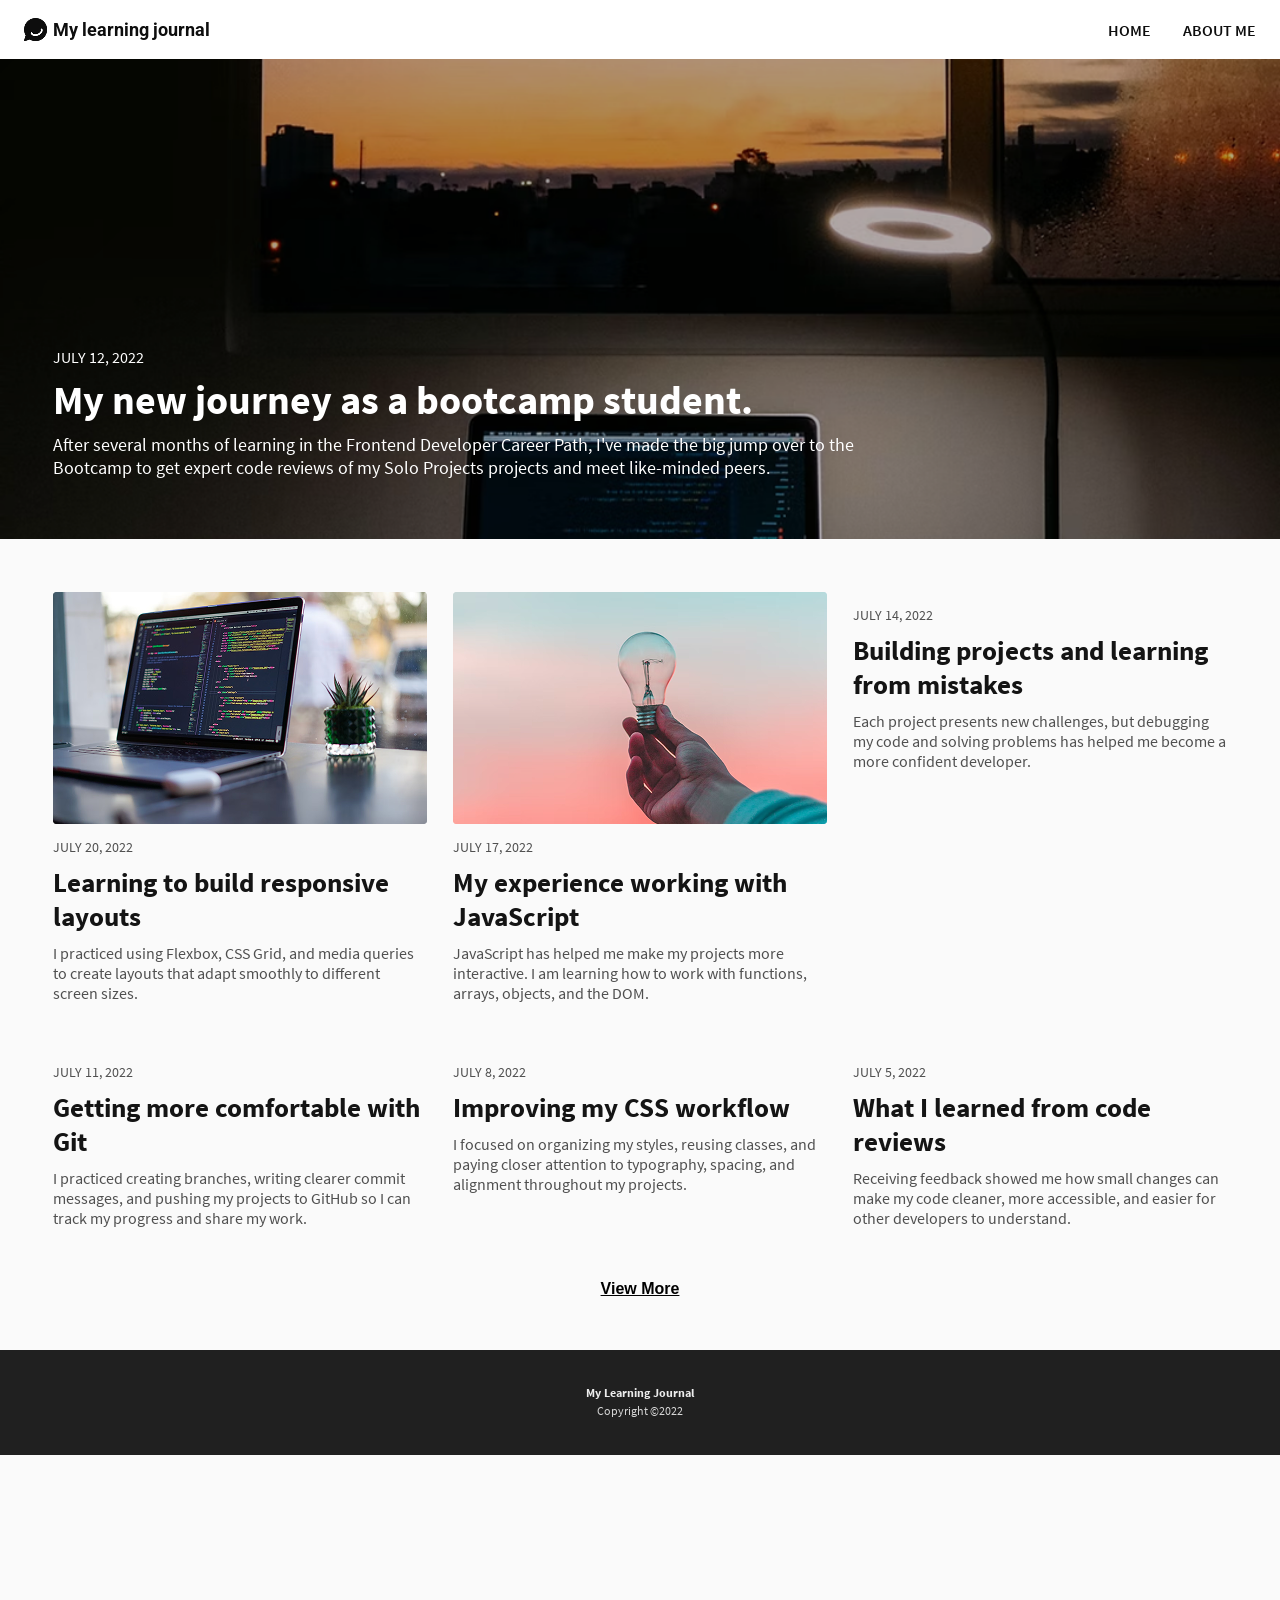
<file: index.html>
<html>
    <head>
        <title>My Learning Journal</title>
        <meta name="viewport" content="width=device-width, initial-scale=1.0">
        <link rel="preconnect" href="https://fonts.googleapis.com">
        <link rel="preconnect" href="https://fonts.gstatic.com" crossorigin>
        <link href="https://fonts.googleapis.com/css2?family=Roboto:ital,wght@0,100..900;1,100..900&display=swap" rel="stylesheet">
        <script src="index.js" type="module" defer></script> 
        <link rel="stylesheet" href="css/style.css">
    </head>
    <body class="home">
        <header>
            <nav class="navbar">
                <div class="nav-logo">
                    <img src="./images/nav-logo-img.png">
                    <a href="index.html"><h1>My learning journal</h1></a>
                </div>
                <ul class="nav-links">
                    <li><a href="index.html">Home</a></li>
                    <li><a href="about-me.html">About Me</a></li>
                </ul>
            </nav>
        </header>

        <main>
            <section>
                <section class="hero">
                    <a href="hero-article.html">
                        <article class="hero-post">
                            <time datetime="2022-07-23">July 12, 2022</time>
                            <h2>My new journey as a bootcamp student.</h2>
                            <p>After several months of learning in the Frontend Developer Career Path, I've made the big jump over to the Bootcamp to get expert code reviews of my Solo Projects projects and meet like-minded peers.</p>
                        </article>
                    </a>
                </section>

                <section class="article-listings-section">
                    <ul class="article-listings home">
                    </ul>
                    <button type="button" class="view-more-btn">View More</button>
                </section>
            </section>
        </main>

        <footer>
            <p class="footer-page-title">My Learning Journal</p>
            <p class="copyright-text">Copyright ©2022</p>
        </footer>
    </body>
</html>
</file>
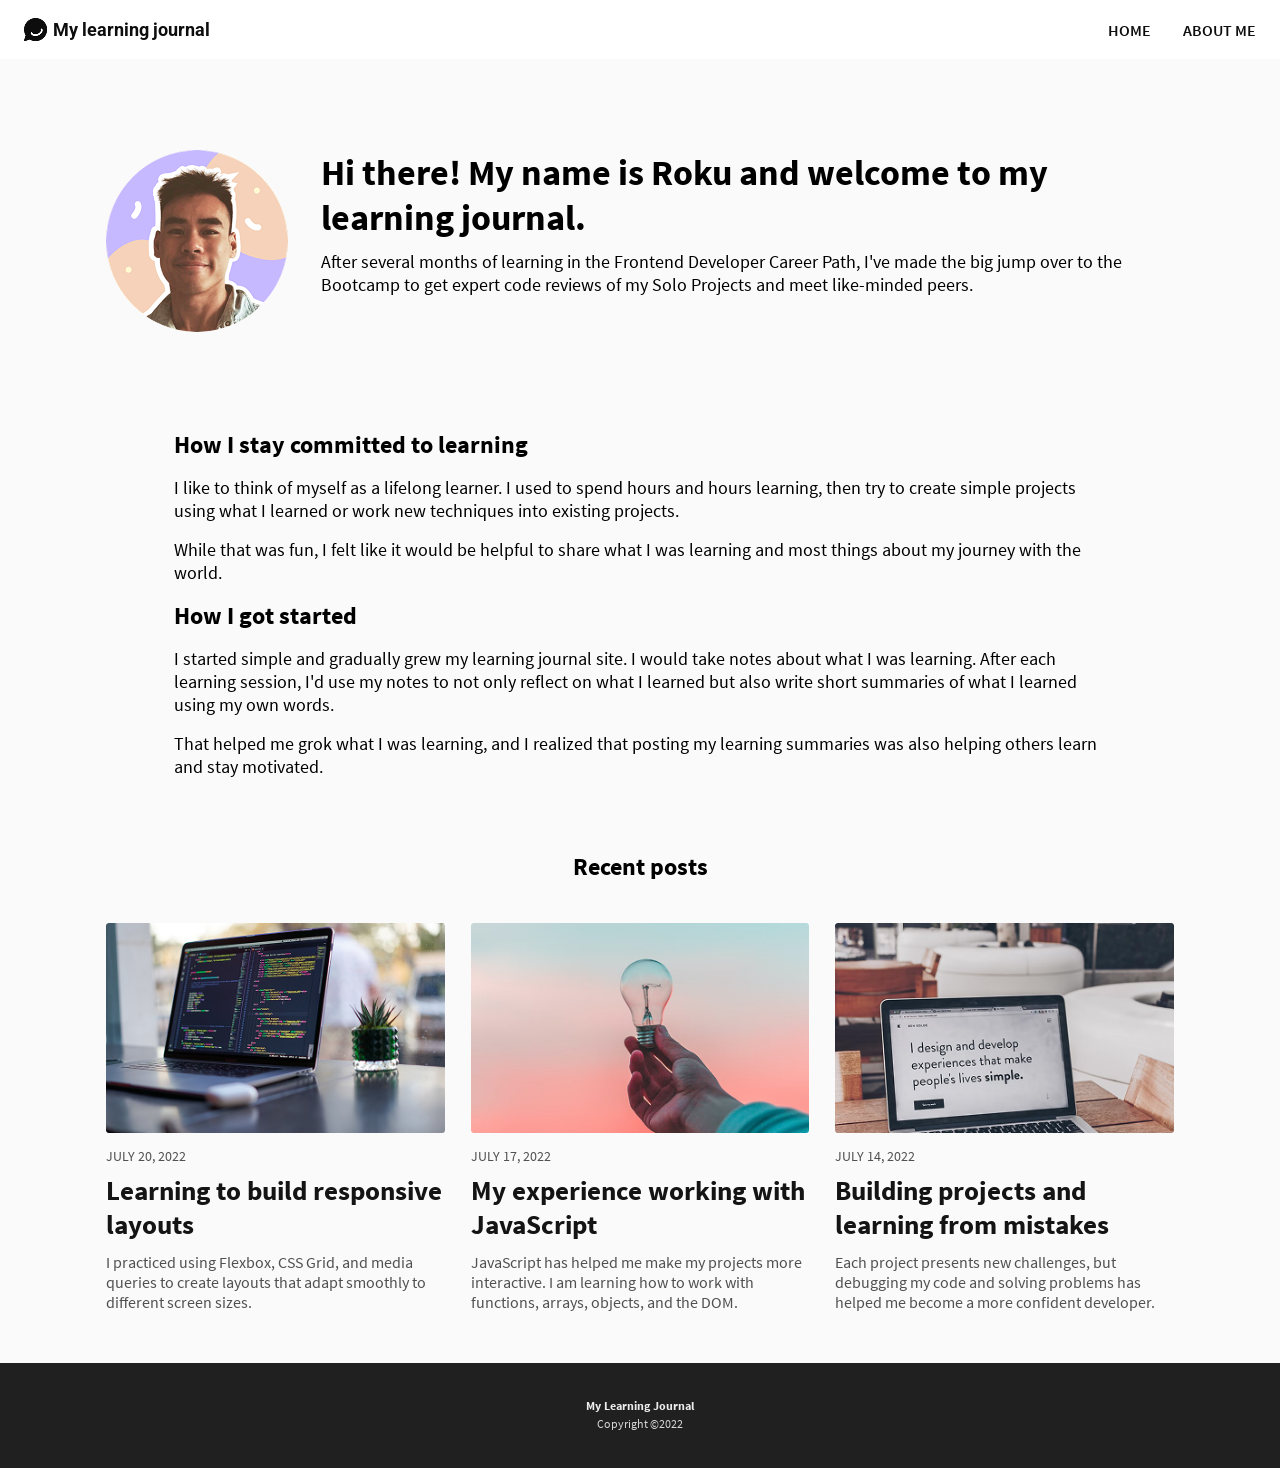
<file: about-me.html>
<html>
    <head>
        <title>My Learning Journal</title>
        <meta name="viewport" content="width=device-width, initial-scale=1.0">
        <link rel="preconnect" href="https://fonts.googleapis.com">
        <link rel="preconnect" href="https://fonts.gstatic.com" crossorigin>
        <link href="https://fonts.googleapis.com/css2?family=Roboto:ital,wght@0,100..900;1,100..900&display=swap" rel="stylesheet">
        <script src="index.js" type="module" defer></script> 
        <link rel="stylesheet" href="css/style.css">
    </head>
    <body class="about-me-page">
        <header>
            <nav class="navbar">
                <div class="nav-logo">
                    <img src="./images/nav-logo-img.png">
                    <a href="index.html"><h1>My learning journal</h1></a>
                </div>
                <ul class="nav-links">
                    <li><a href="index.html">Home</a></li>
                    <li><a href="about-me.html">About Me</a></li>
                </ul>
            </nav>
        </header>

        <main>
            <article class="about-me-article main-article">

                <section class="about-me-article-header-grid">
                    <img class="bio-pic" src="./images/bio-pic.png">
                    <div class="about-me-article-heading">
                        <h2>Hi there! My name is Roku and welcome to my learning journal.</h2>
                        <p class="about-me-sub">After several months of learning in the Frontend Developer Career Path, I've made the big jump over to the Bootcamp to get expert code reviews of my Solo Projects and meet like-minded peers.</p>
                    </div>
                </section>
                
                <div class="article-body">
                    <section>
                        <h3>How I stay committed to learning</h3>
                        <p>I like to think of myself as a lifelong learner. I used to spend hours and hours learning, then try to create simple projects using what I learned or work new techniques into existing projects.</p>
                        <p>While that was fun, I felt like it would be helpful to share what I was learning and most things about my journey with the world.</p>
                    </section> 
                    <section>
                        <h3>How I got started</h3>
                        <p>I started simple and gradually grew my learning journal site. I would take notes about what I was learning. After each learning session, I'd use my notes to not only reflect on what I learned but also write short summaries of what I learned using my own words.</p>
                        <p>That helped me grok what I was learning, and I realized that posting my learning summaries was also helping others learn and stay motivated.</p>
                    </section>
                </div>
            </article>

            <section class="article-listings-section">
                <h2 class="recent-posts-header">Recent posts</h2>
                <ul class="article-listings alt">
                </ul>
            </section>
        </main>

        <footer>
            <p class="footer-page-title">My Learning Journal</p>
            <p class="copyright-text">Copyright ©2022</p>
        </footer>
    </body>
</html>
</file>
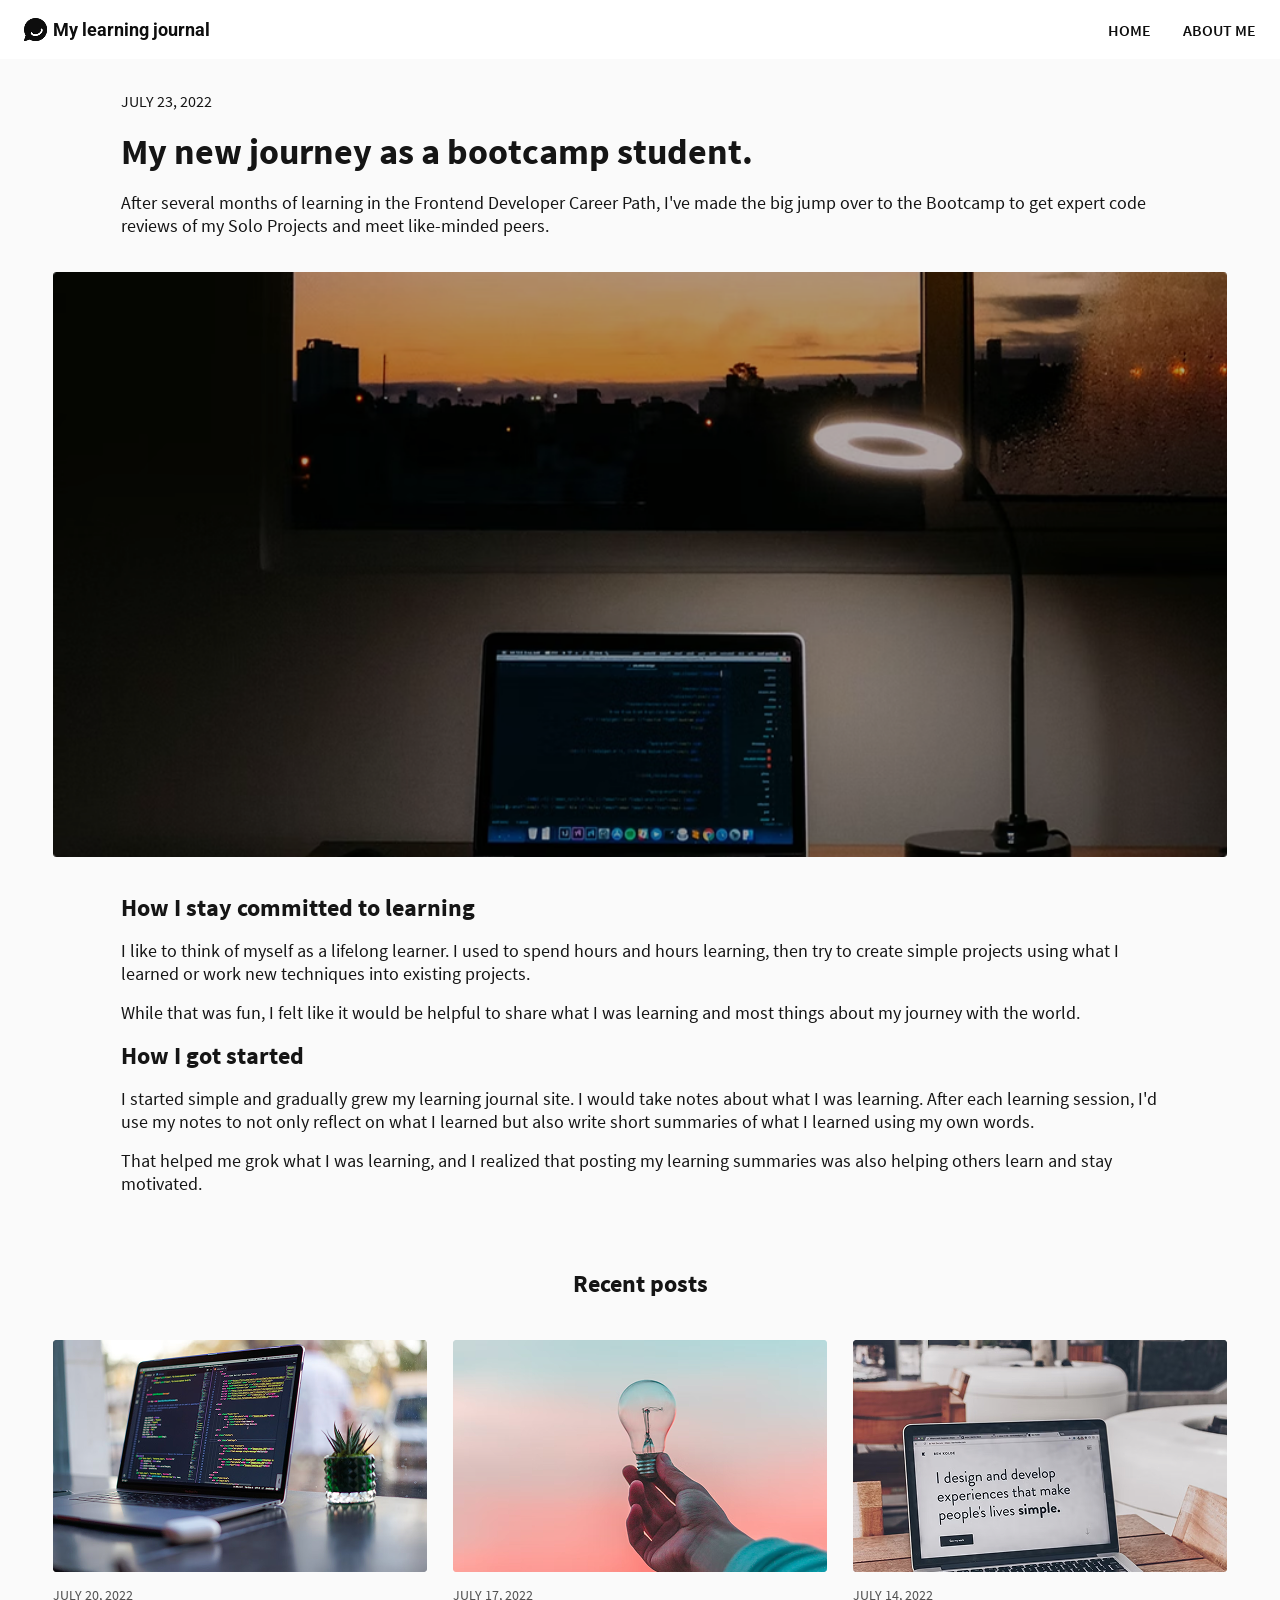
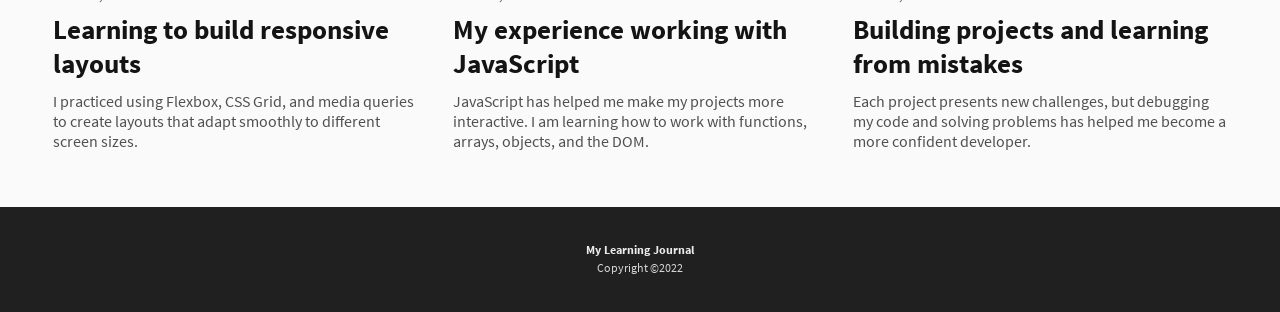
<file: hero-article.html>
<html>
    <head>
        <title>My Learning Journal</title>
        <meta name="viewport" content="width=device-width, initial-scale=1.0">
        <link rel="preconnect" href="https://fonts.googleapis.com">
        <link rel="preconnect" href="https://fonts.gstatic.com" crossorigin>
        <link href="https://fonts.googleapis.com/css2?family=Roboto:ital,wght@0,100..900;1,100..900&display=swap" rel="stylesheet">
        <script src="index.js" type="module" defer></script> 
        <link rel="stylesheet" href="css/style.css">
    </head>
    <body class="hero-article-page">
        <header>
            <nav class="navbar">
                <div class="nav-logo">
                    <img src="./images/nav-logo-img.png">
                    <a href="index.html"><h1>My learning journal</h1></a>
                </div>
                <ul class="nav-links">
                    <li><a href="index.html">Home</a></li>
                    <li><a href="about-me.html">About Me</a></li>
                </ul>
            </nav>
        </header>

        <main>
            <article class="hero-article main-article">

                <section class="hero-article-header">
                    <time datetime="2022-07-23">July 23, 2022</time>
                    <h2>My new journey as a bootcamp student.</h2>
                    <p class="about-me-sub">After several months of learning in the Frontend Developer Career Path, I've made the big jump over to the Bootcamp to get expert code reviews of my Solo Projects and meet like-minded peers.</p>
                </section>

                <img class="hero-article-img" src="./images/hero-article-img.png" alt="Laptop displaying code on a desk beneath a ring light, with a city skyline at sunset in the background">
                
                <div class="article-body">
                    <section>
                        <h3>How I stay committed to learning</h3>
                        <p>I like to think of myself as a lifelong learner. I used to spend hours and hours learning, then try to create simple projects using what I learned or work new techniques into existing projects.</p>
                        <p>While that was fun, I felt like it would be helpful to share what I was learning and most things about my journey with the world.</p>
                    </section> 
                    <section>
                        <h3>How I got started</h3>
                        <p>I started simple and gradually grew my learning journal site. I would take notes about what I was learning. After each learning session, I'd use my notes to not only reflect on what I learned but also write short summaries of what I learned using my own words.</p>
                        <p>That helped me grok what I was learning, and I realized that posting my learning summaries was also helping others learn and stay motivated.</p>
                    </section>
                    
                </div>
            </article>

            <section class="article-listings-section">
                <h2 class="recent-posts-header">Recent posts</h2>
                <ul class="article-listings alt">
                </ul>
            </section>
        </main>

        <footer>
            <p class="footer-page-title">My Learning Journal</p>
            <p class="copyright-text">Copyright ©2022</p>
        </footer>
    </body>
</html>
</file>
<file: css/style.css>
:root {
    --body-bg-color: #FAFAFA;

    --nav-color: #0E0E0E;
    --navbar-bg-color: #FFFFFF;

    --article-listings-header-color: #141414;
    --article-preview-color: #505050;

    --hero-article-color: #151515;

    --footer-text-primary-color: #ECECEC;
    --footer-text-secondary-color: #D7D7D7;
    --footer-background-color: #202020;

    --link-hover-color: #C4B5FD;
}

*, *::after, *::before {
    box-sizing: border-box;
}

@font-face {
    font-family: "Source Sans Pro";
    src: url(../fonts/source-sans-pro/SourceSansPro-Regular.ttf) format("truetype");
    font-weight: 400;
    font-style: normal;
    font-display: swap;
}

@font-face {
    font-family: "Source Sans Pro";
    src: url(../fonts/source-sans-pro/SourceSansPro-Bold.ttf) format("truetype");
    font-weight: bold;
    font-style: normal;
    font-display: swap;
}

@font-face {
    font-family: "Source Sans Pro";
    src: url(../fonts/source-sans-pro/SourceSansPro-Semibold.ttf) format("truetype");
    font-weight: 600;
    font-style: normal;
    font-display: swap;
}

body {
    margin: 0;

    font-family: "Source Sans Pro", sans-serif;
    font-weight: 400;

    background-color: var(--body-bg-color);

    display: flex;
    flex-direction: column;

    align-items: center;
    justify-content: center;

    width: 100%;
}

a {
    text-decoration: none;
    cursor: pointer;
}


header {
    width: 100%;
}

h2 {
    margin: 0;
    font-size: 2rem; /* 32px */
}

p {
    margin: 0;
}

img {
    width: 100%;
    height: auto;
}

time {
    text-transform: uppercase;
    font-size: 0.75rem; /* 12px */
}

/* =================
    Navbar
   ================= */

.navbar {
    display: flex;
    justify-content: space-between;
    align-items: center;

    min-height: 59px;

    padding: 0 1.5em; /* 24px */
    background-color: var(--navbar-bg-color);

    color: var(--nav-color);
}

.navbar a {
    color: var(--nav-color);
}

.navbar a:hover, .navbar a:active {
    color: var(--link-hover-color);
}

.navbar h1 {
    font-size: 0.847em; /* 13.55px */
}

.nav-logo {
    display: flex;
    align-items: center;

    font-family: "Roboto", sans-serif;
    font-weight: 700;

    gap: 0.311em; /* 4.21px */
}

.nav-logo img {
    width: fit-content;
}

.nav-links {
    display: flex;
    flex-direction: row;
    align-items: right;

    list-style-type: none;
    
    text-transform: uppercase;

    gap: 2em; /* 24px */
    font-size: 0.75rem; /* 12px */
    font-weight: 600;
}


/* =================
    Hero
   ================= */

.hero a {
    color: white;
}


.hero a:hover, .hero a:active {
    color: var(--link-hover-color);
}

.hero-post {
    display: flex;
    flex-direction: column;
    justify-content: end;

    min-height: 293px;

    background-image: url("../images/hero-img.png");
    background-repeat: no-repeat;
    background-size: cover;

    gap: 0.5em; /* 8px */
    padding: 0 1.25em 1.563em 1.25em; /* 20px 25px 20px */
    margin: 0  0 2.125em 0; /* 34px */
}

.hero-post h2 {
    margin: 0;
    font-size: 2rem; /* 32px */
}

.hero-post p {
    margin: 0;
}

/* =================
    Article Listing
   ================= */

.article-listings-section {
    margin: 0 1.25em 0; /* 20px */
}

.article-listings {
    display: grid;

    gap: 2.563em; /* 41px */
    padding: 0;
    margin: 0 0 1.25em 0; /* 20px */
}

.article-listings li {
    list-style-type: none;
}


.article-listings img {
    margin: 0 0 0.875em 0; /* 14px */
}

.article-listings article,
.article-listings li {
    color: var(--article-preview-color);
}

.article-listings time {
    display: block;

    font-size: 0.875rem; /* 14px */

    margin: 0 0 0.635em 0; /* 9px */
}

.article-listings h2 {
    margin: 0 0 0.375em 0; /* 9px */
    font-size: 1.695rem; /* 24px */
    color: var(--article-listings-header-color);
}

/* =================
    View More Button
   ================= */

.view-more-btn {
    width: 100%;

    font-weight: 700;
    font-size: 1rem; /* 16px */

    text-decoration: underline;
    border: none;
    background: none;

    margin: 0 0 2.688em 0; /* 43px */

    color: black;
    cursor: pointer;
}

/* =================
    Main Article
   ================= */

.main-article {
    margin: 0 1.25em 3.188em; /* 32px 20px 51px*/
}

.main-article h3 {
    font-size: 1rem; /* 16px */
    margin: 0;
}

.article-body,
.article-body section {
    display: flex;
    flex-direction: column;
    gap: 1em;
}

.recent-posts-header {
    font-size: 1rem; /* 16px */
    margin: 0 0 1.688em 0; /* 27px */
    text-align: center;
}

/* =================
    Hero Article
   ================= */

.hero-article-page {
    color: var(--hero-article-color);
}

.hero-article-page .navbar {
    margin: 0 0 2em 0;
}

.hero-article-page .article-listings-section {
    margin-bottom: 3.5em; /* 56px */
}

.hero-article h2 {
    margin: 0.5em 0 0.469em 0; /* 16px 15px */
}

.hero-article img {
    margin: 2.188em 0; /* 35px */
}


/* =================
    About Me Article
   ================= */

.about-me-article-header-grid {
    display: grid;
    grid-template-columns: 1fr;
    grid-template-areas: 
    "biop"
    "head";
}

.bio-pic {
    width: 182px;
    height: 182px;
    border-radius: 50%;
    margin: 0 0 1.688em 0; /* 27px */
    grid-area: biop;
}

.about-me-article-heading {
    grid-area: head;
}

.about-me-article h2 {
    font-size: 2.125rem; /* 34px */
    margin: 0 0 0.471em 0; /* 16px */
}

.about-me-page .about-me-sub {
    margin: 0 0 3.125em 0; /* 50px */
}

/* =================
    Footer
   ================= */

footer {
    background-color: var(--footer-background-color);
    text-align: center;
    width: 100%;
    padding: 2.313em 0; /* 37px */
}

footer p {
    font-size: 0.75em; /* 12px */
}

.footer-page-title {
    color: var(--footer-text-primary-color);
    font-weight: 700;
    line-height: 108.2%;
    letter-spacing: -3%;
    margin: 0 0 0.25em 0; /* 3px */
}

.copyright-text {
    color: var(--footer-text-secondary-color);
    line-height: 125%;
}

@media screen and (min-width: 1085px){
    time {
        font-size: 1rem; /* 16px */
    }

    p {
        font-size: 1.125rem; /* 18px */
    }

    /* =================
       Navbar
       ================= */

    .navbar h1 {
        font-size: 1.125rem; /* 20px */
    }

    .nav-links {
        font-size: 1rem; /* 16px */
    }

    /* =================
       Hero
       ================= */

    .hero-post {
        background-image: url("../images/hero-img-desktop.png");
        padding: 18em 23.5em 3.75em 3.313em; /* 288px 376px 60px 53px */
        margin: 0  0 3.313em 0; /* 53px */  
    }

    .hero-post h2 {
        margin: 0;
        font-size: 2.5rem; /* 40px */
    }

    .hero-post p {
        margin: 0 2.5em 0 0; /* 45px */
    }

    /* =================
       Article Listing
       ================= */

    .article-listings-section {
        margin: 0 3.313em 3.188em; /* 53px 51px */
    }

    .article-listings-section p {
        font-size: 1rem;
    }

    .article-listings {
        grid-template-columns: repeat(3, 1fr);
        gap: 2.875em 1.625em; /* 46px 26px */
    }

    .article-listings article,
    .article-listings li {
        color: var(--article-preview-color);
    }

    .view-more-btn {
        margin: 1.938em 0 0 0; /* 31px */
    }

    /* =================
       Main Article
       ================= */

    .main-article {
        margin: 0 3.313em 4.563em; /* 51px */
    }

    .main-article h2 {
        font-size: 2.25rem; /* 36px */
    }

    .main-article h3 {
        font-size: 1.5rem; /* 24px */
    }

    /* =================
       Hero Article
       ================= */

    .hero-article-header,
    .hero-article-page .article-body {
        margin: 0 4.25em 0; /* 68px */
    }
    
    .recent-posts-header {
        font-size: 1.5rem; /* 24px */
    }

    .hero-article-page .article-listings {
        margin: 0;
    }

    /* =================
       About Me Article
       ================= */

    .about-me-page .navbar {
        margin: 0 0 5.688em 0; /* 91px */
    }

    .about-me-page main {
        margin: 0 3.313em; /* 53px */
    }

    .about-me-article-header-grid {
        grid-template-areas:
        "biop head";
        gap: 0 2.063em; /* 33px */
        margin: 0 0 2em 0; /* 32px */
    }

    .bio-pic {
        margin: 0 0 4.063em 0; /* 65px */
    }

    .about-me-article h2 {
        margin: 0 0 0.278em 0; /* 10px */
    }
    
    .about-me-page .article-body {
        margin: 0 4.25em 0; /* 68px */
    }

    .about-me-page .about-me-sub,
    .about-me-page .article-listings {
        margin: 0;
    }
}
</file>
